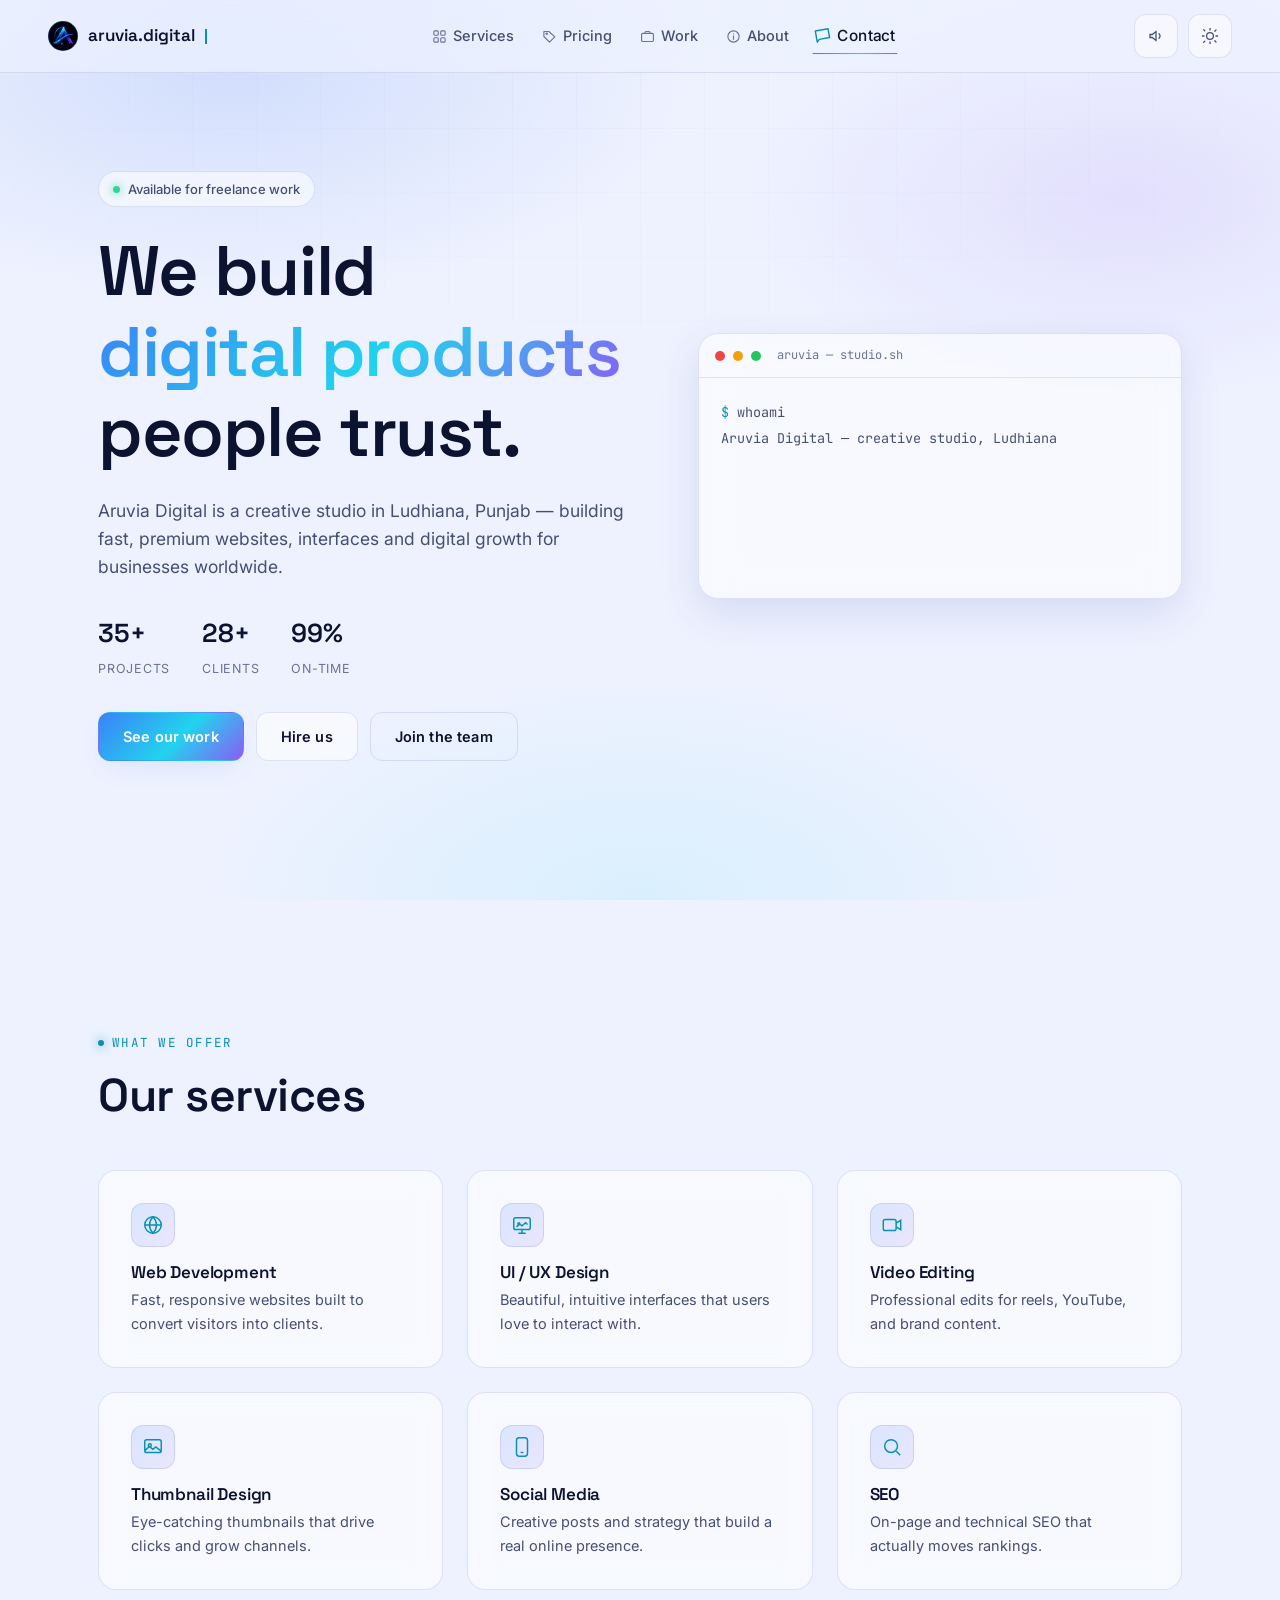
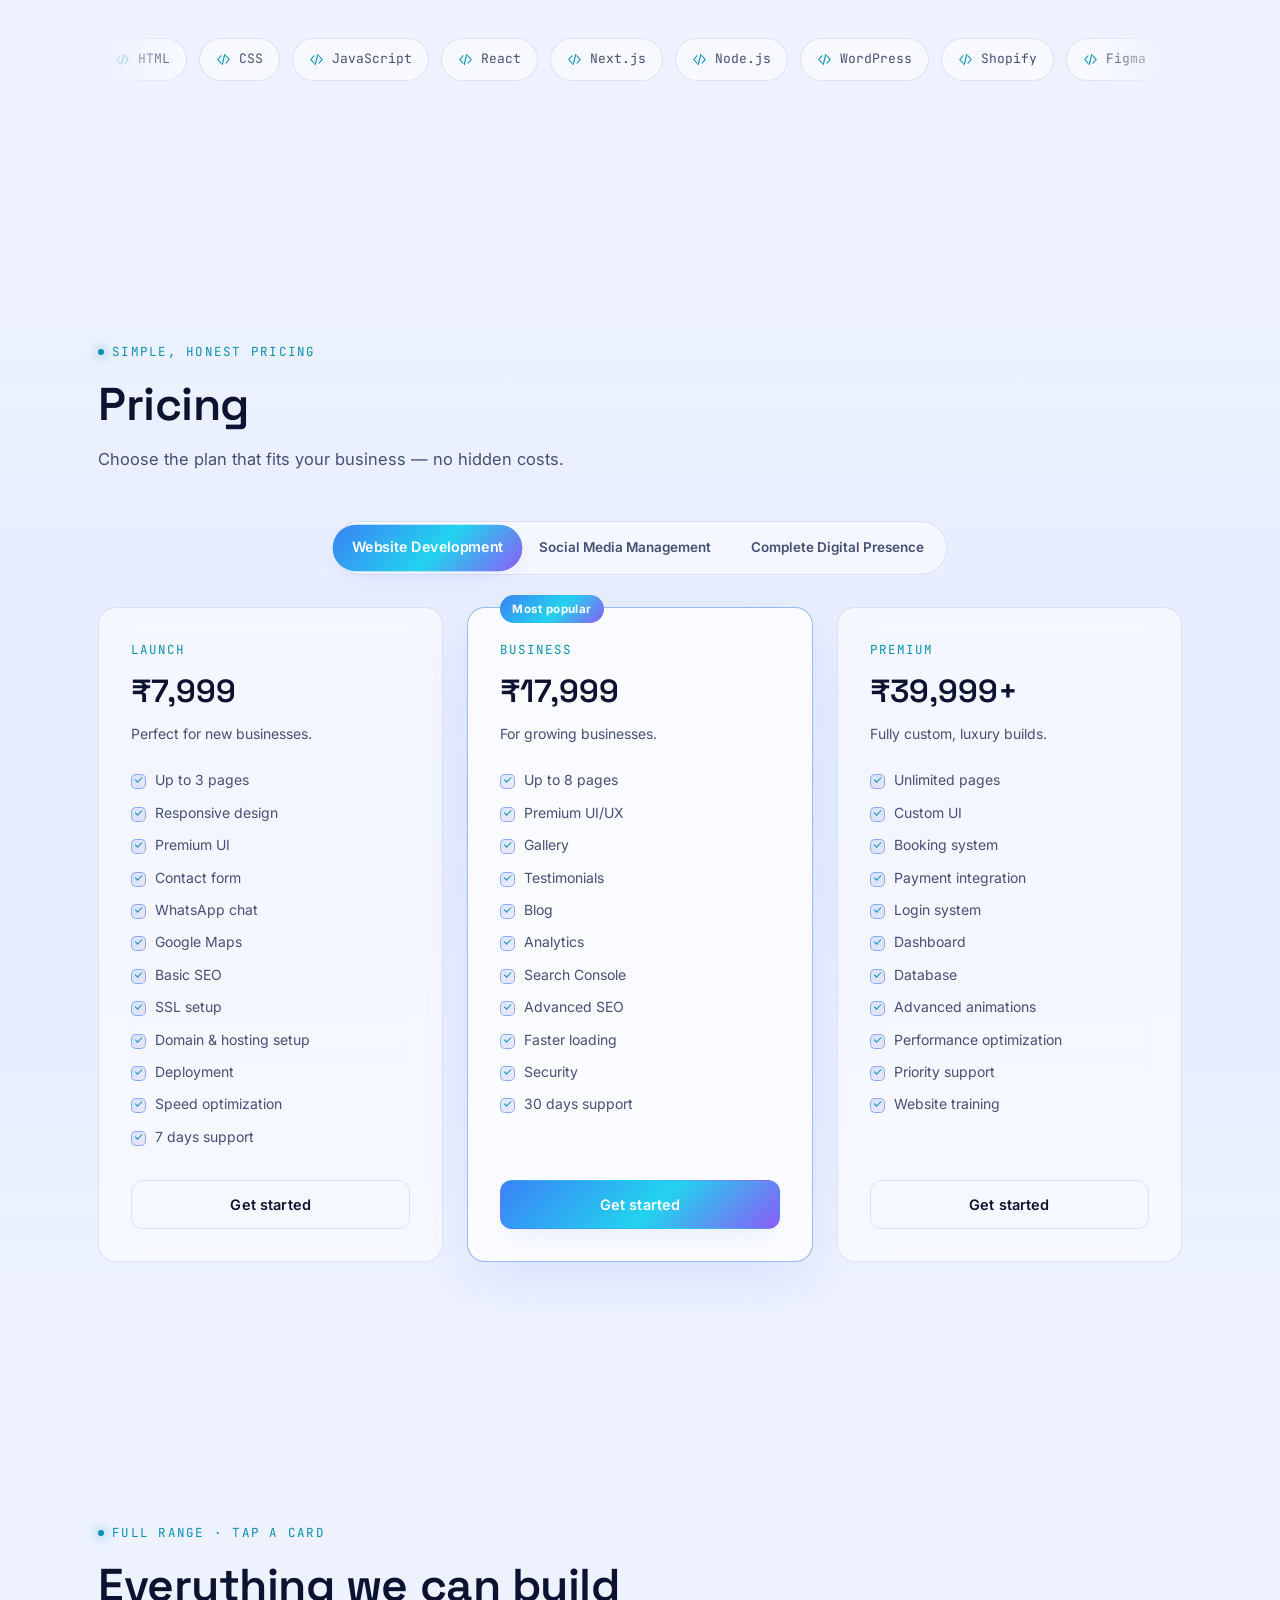
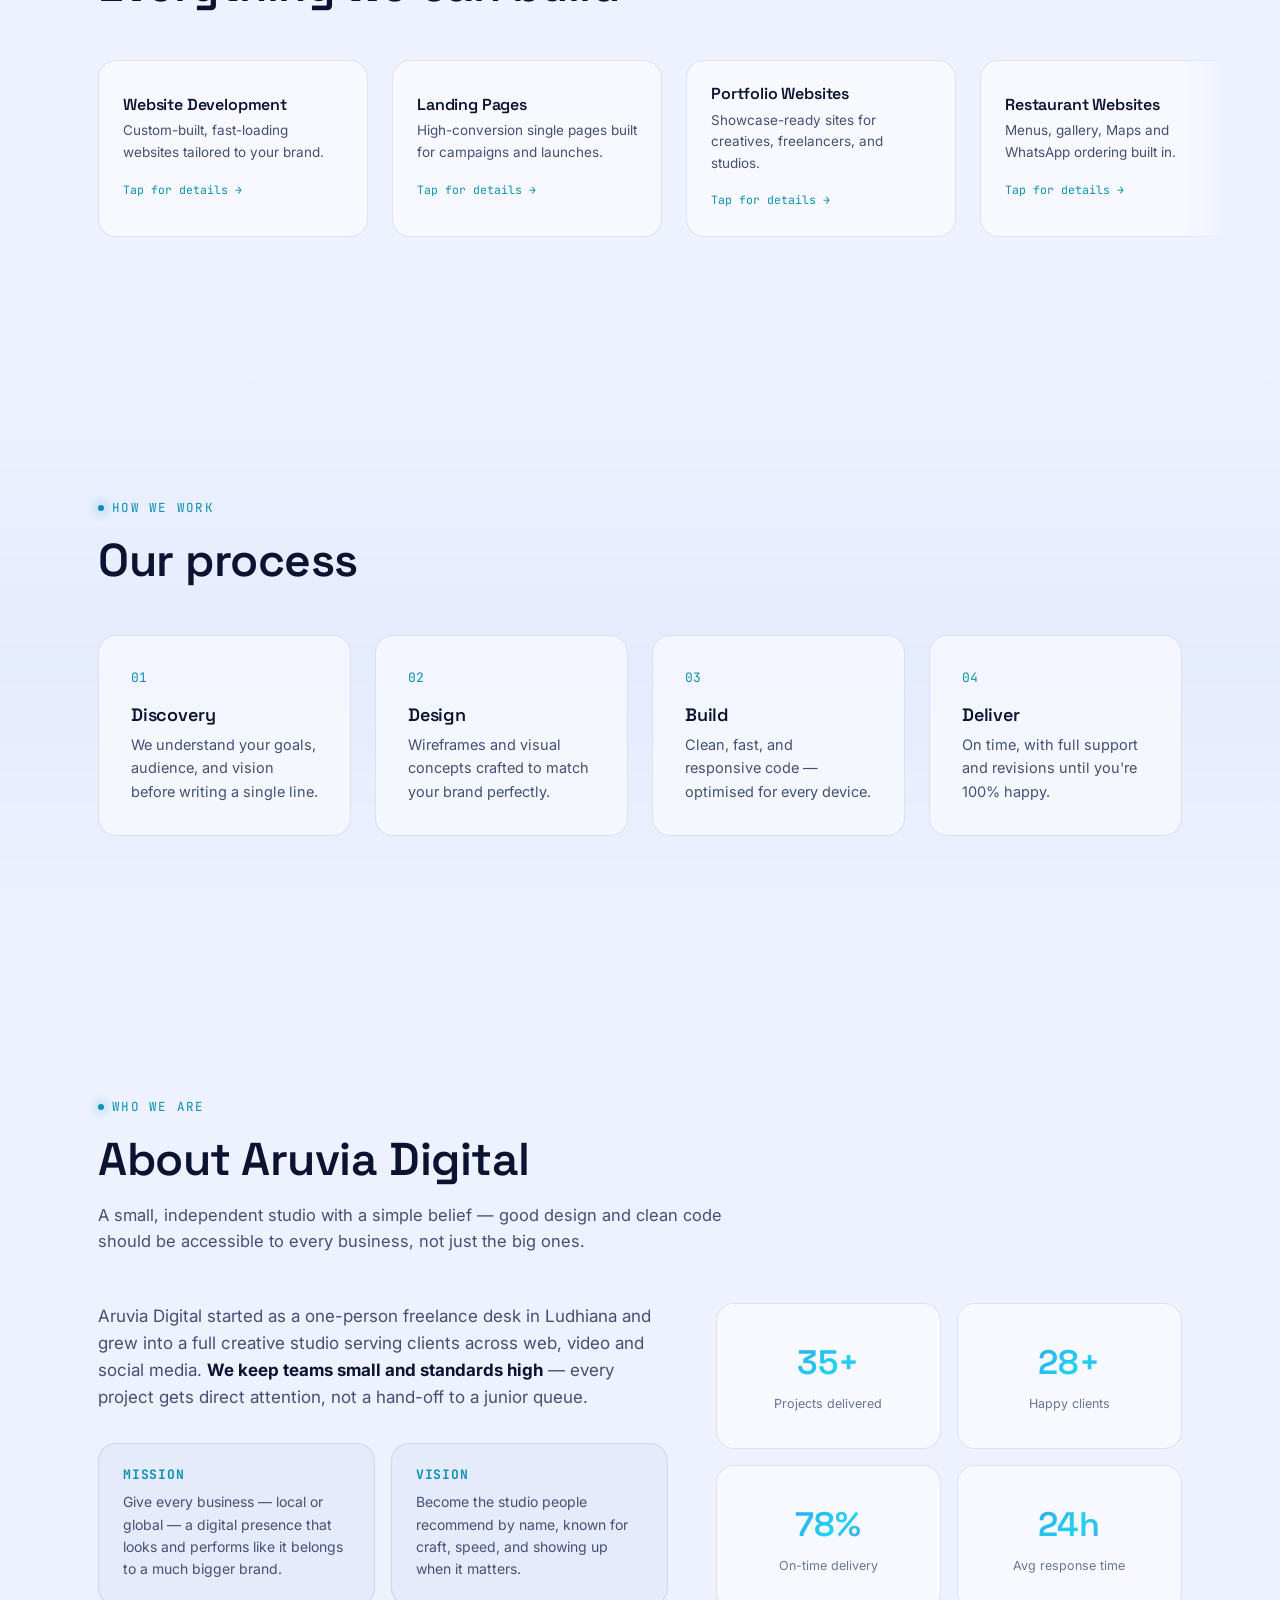
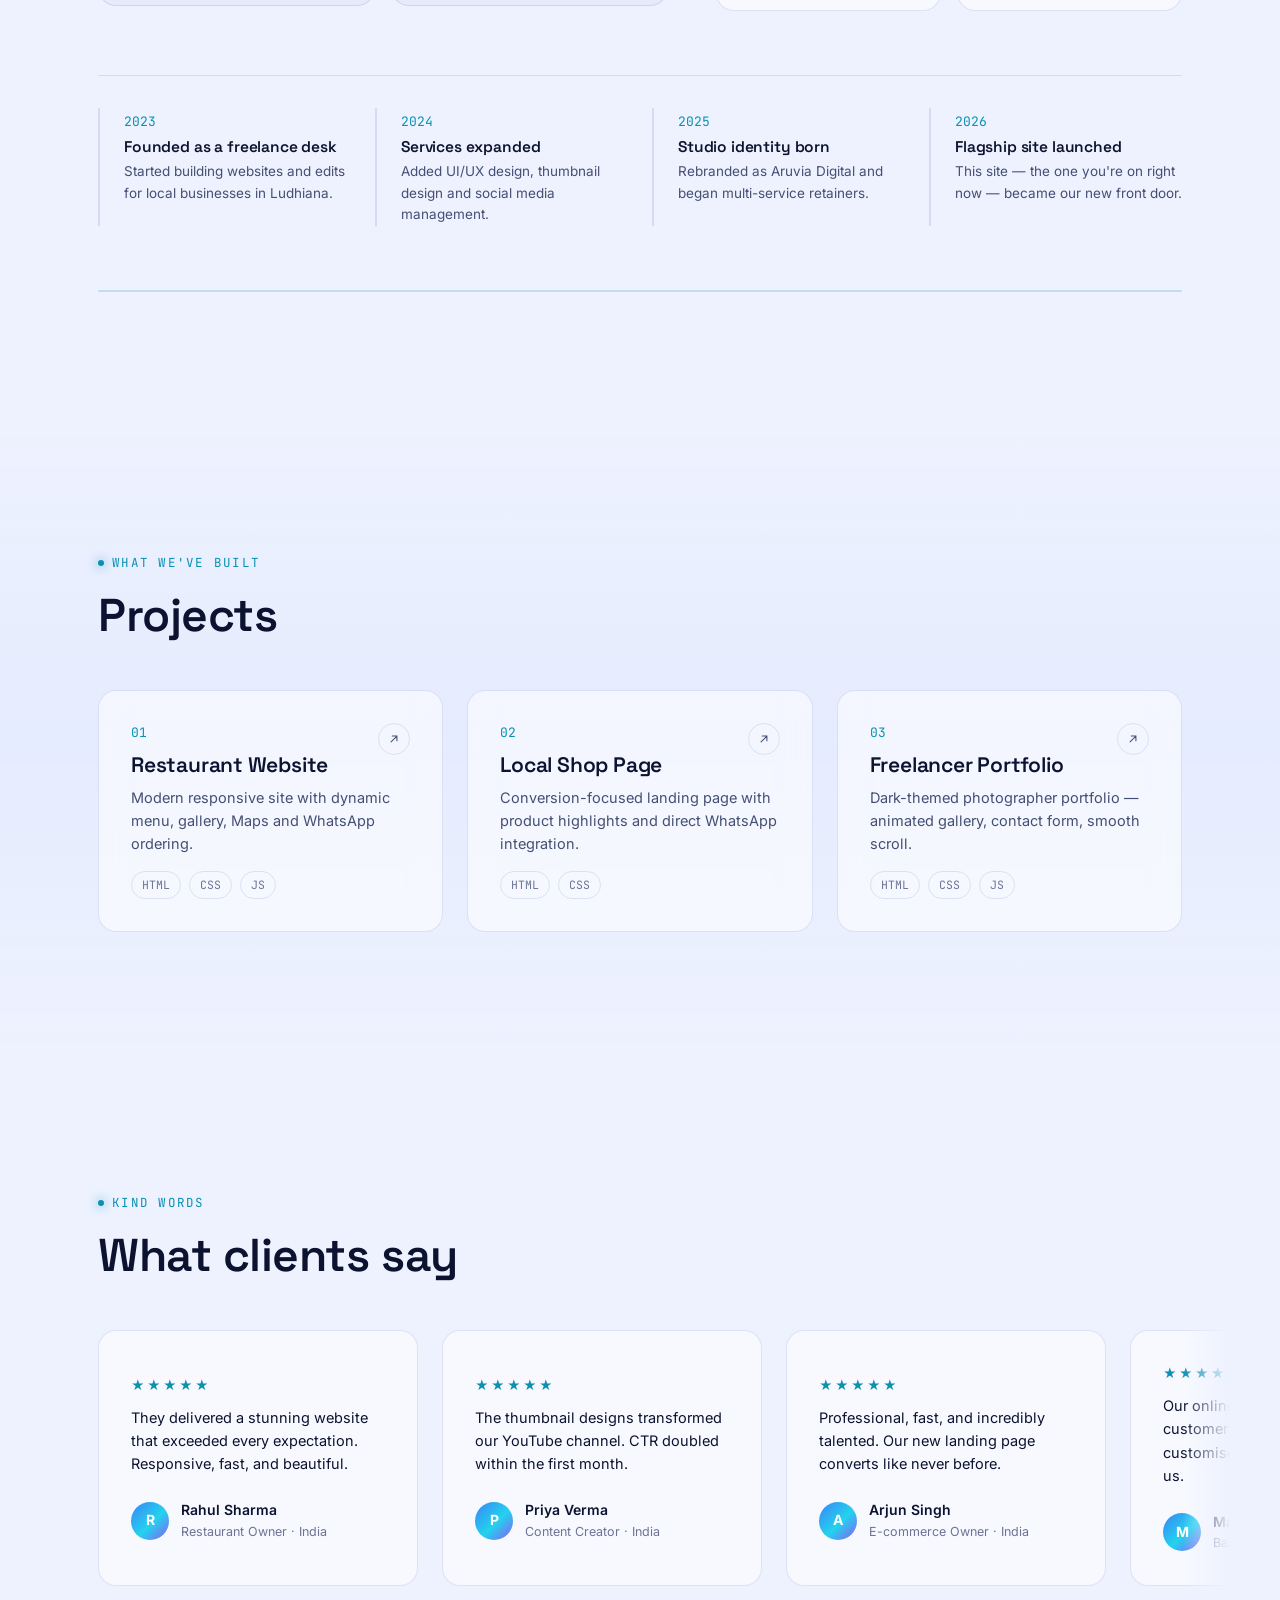
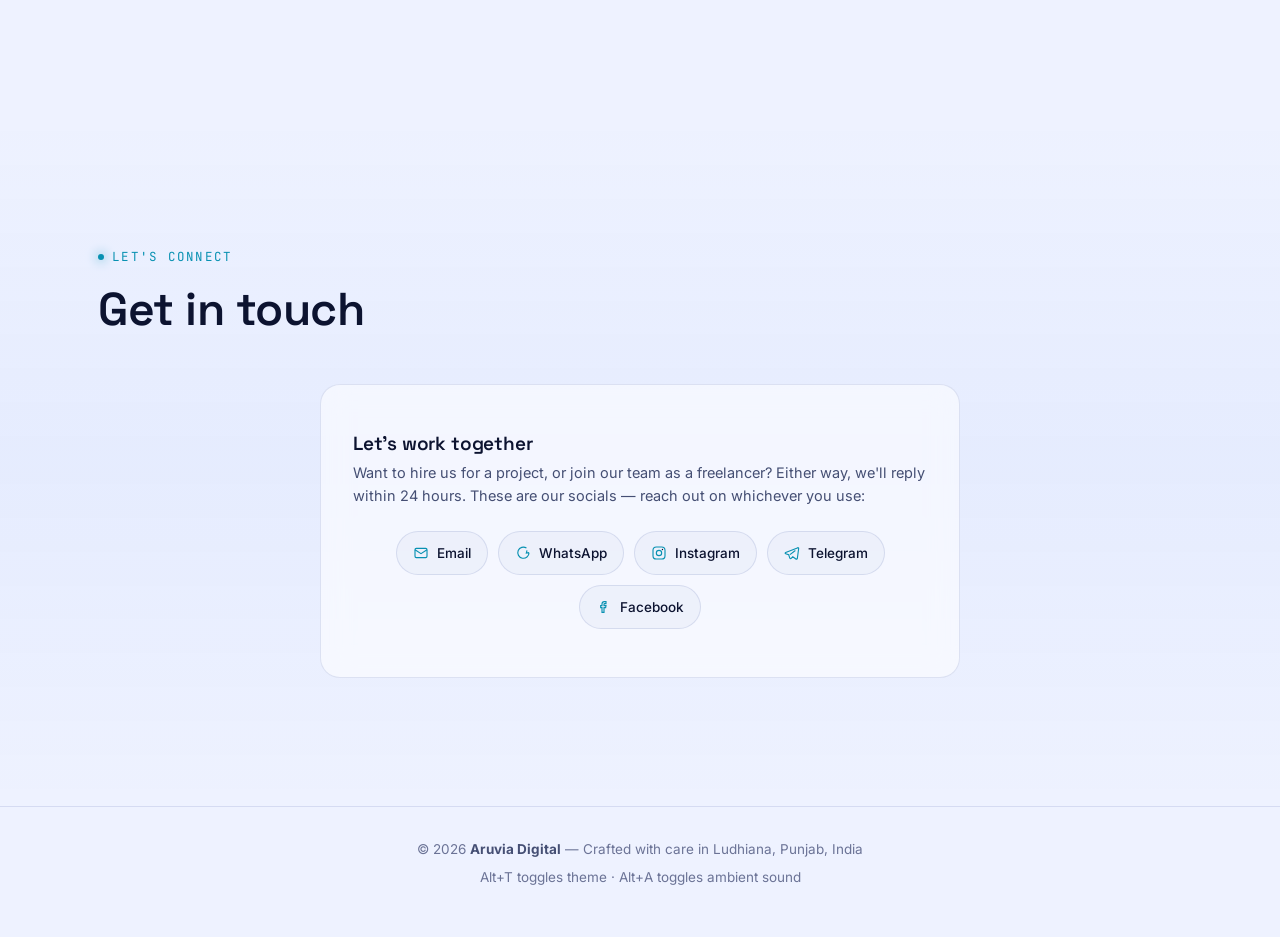
<file: index.html>
<!DOCTYPE html>
<html lang="en" data-theme="dark">

<head>
  <meta charset="UTF-8" />
  <meta name="viewport" content="width=device-width, initial-scale=1.0, viewport-fit=cover" />
  <title>Aruvia Digital — Premium Web Design &amp; Digital Studio, Ludhiana</title>
  <meta name="description" content="Aruvia Digital is a Ludhiana-based digital studio building premium websites, UI/UX design, video editing, thumbnail design and social media management for businesses worldwide." />
  <meta name="keywords" content="web design studio, custom website development, landing pages, UI UX design, brand identity, SEO services, social media management, Ludhiana web developer" />
  <meta name="robots" content="index, follow, max-image-preview:large" />
  <meta name="theme-color" content="#06081a" media="(prefers-color-scheme: dark)" />
  <meta name="theme-color" content="#eef2ff" media="(prefers-color-scheme: light)" />
  <link rel="canonical" href="https://aruvia-digital.aruviadigital.workers.dev" />

  <!-- Open Graph -->
  <meta property="og:type" content="website" />
  <meta property="og:site_name" content="Aruvia Digital" />
  <meta property="og:title" content="Aruvia Digital — Premium Web Design & Digital Studio" />
  <meta property="og:description" content="Premium websites, UI/UX, video editing and social media management — built by a small studio in Ludhiana serving clients worldwide." />
  <meta property="og:url" content="https://aruvia-digital.aruviadigital.workers.dev" />
  <meta property="og:image" content="og-image.png" />
  <meta property="og:locale" content="en_US" />

  <!-- Twitter -->
  <meta name="twitter:card" content="summary_large_image" />
  <meta name="twitter:title" content="Aruvia Digital — Premium Web Design & Digital Studio" />
  <meta name="twitter:description" content="Premium websites, UI/UX, video editing and social media management — built by a small studio in Ludhiana serving clients worldwide." />
  <meta name="twitter:image" content="og-image.jpg" />

  <!-- Structured data -->
  <script type="application/ld+json">
  {
    "@context": "https://schema.org",
    "@type": "Organization",
    "name": "Aruvia Digital",
    "url": "https://aruvia-digital.aruviadigital.workers.dev",
    "email": "aruviadigital@gmail.com",
    "sameAs": ["https://www.instagram.com/aruvia.digital"],
    "address": { "@type": "PostalAddress", "addressLocality": "Ludhiana", "addressRegion": "Punjab", "addressCountry": "IN" }
  }
  </script>
  <script type="application/ld+json">
  { "@context": "https://schema.org", "@type": "WebSite", "name": "Aruvia Digital", "url": "https://aruvia-digital.aruviadigital.workers.dev" }
  </script>
  <script type="application/ld+json">
  {
    "@context": "https://schema.org",
    "@type": "Service",
    "serviceType": "Web Design & Digital Studio Services",
    "provider": { "@type": "Organization", "name": "Aruvia Digital" },
    "areaServed": "Worldwide",
    "hasOfferCatalog": {
      "@type": "OfferCatalog",
      "name": "Digital Services",
      "itemListElement": [
        { "@type": "Offer", "itemOffered": { "@type": "Service", "name": "Website Development" } },
        { "@type": "Offer", "itemOffered": { "@type": "Service", "name": "UI/UX Design" } },
        { "@type": "Offer", "itemOffered": { "@type": "Service", "name": "Social Media Management" } },
        { "@type": "Offer", "itemOffered": { "@type": "Service", "name": "Complete Digital Presence" } }
      ]
    }
  }
  </script>

  <link rel="preconnect" href="https://fonts.googleapis.com" />
  <link rel="preconnect" href="https://fonts.gstatic.com" crossorigin />
  <link href="https://fonts.googleapis.com/css2?family=Inter:wght@400;500;600;700&family=JetBrains+Mono:wght@400;500;700&family=Space+Grotesk:wght@500;600;700&display=swap" rel="stylesheet" />
  <link rel="stylesheet" href="style.css" />
</head>

<body>
  <a href="#main" class="skip-link">Skip to content</a>
  <div class="field" aria-hidden="true"></div>

  <!-- SPLASH -->
  <div id="splash" role="presentation">
    <div class="splash-word"><span id="splashText"></span><span class="splash-cursor" aria-hidden="true"></span></div>
    <p class="splash-sub">Digital Experiences · Built Different</p>
  </div>

  <!-- NAV -->
  <header id="site-nav">
    <a href="index.html" class="brand" aria-label="Aruvia Digital home">
      <img src="logo.png" alt="Aruvia Digital logo" />
      <span>aruvia.digital</span><span class="brand-cursor" aria-hidden="true"></span>
    </a>

    <nav class="nav-links" aria-label="Primary">
      <a href="#services"><svg viewBox="0 0 24 24" fill="none" stroke-linecap="round" stroke-linejoin="round"><rect x="3" y="3" width="7" height="7" rx="1.5" /><rect x="14" y="3" width="7" height="7" rx="1.5" /><rect x="3" y="14" width="7" height="7" rx="1.5" /><rect x="14" y="14" width="7" height="7" rx="1.5" /></svg>Services</a>
      <a href="#pricing"><svg viewBox="0 0 24 24" fill="none" stroke-linecap="round" stroke-linejoin="round"><path d="M20.5 12.5 12 21l-9-9V4h8z" /><circle cx="7.5" cy="7.5" r="1.2" /></svg>Pricing</a>
      <a href="#projects"><svg viewBox="0 0 24 24" fill="none" stroke-linecap="round" stroke-linejoin="round"><rect x="2.5" y="7" width="19" height="13" rx="2" /><path d="M8 7V5.5A1.5 1.5 0 0 1 9.5 4h5A1.5 1.5 0 0 1 16 5.5V7" /></svg>Work</a>
      <a href="#about"><svg viewBox="0 0 24 24" fill="none" stroke-linecap="round" stroke-linejoin="round"><circle cx="12" cy="12" r="9" /><path d="M12 11v5.5M12 7.6v.1" /></svg>About</a>
      <a href="#contact"><svg viewBox="0 0 24 24" fill="none" stroke-linecap="round" stroke-linejoin="round"><path d="M4 5h16v11H7l-3 3z" /></svg>Contact</a>
    </nav>

    <div class="nav-utility">
      <button class="icon-btn" id="ambientBtn" aria-label="Toggle ambient sound" aria-pressed="false" title="Ambient sound">
        <svg viewBox="0 0 24 24" fill="none" stroke-width="1.7" stroke-linecap="round"><path d="M4 10v4h3l5 4V6l-5 4H4z" /><path d="M16 9a4 4 0 0 1 0 6" /></svg>
      </button>
      <button class="icon-btn" id="themeBtn" aria-label="Toggle dark and light theme">
        <svg id="themeIcon" viewBox="0 0 24 24" fill="none" stroke-width="1.7" stroke-linecap="round"><path d="M20 14.5A8 8 0 1 1 9.5 4a6.5 6.5 0 0 0 10.5 10.5z" /></svg>
      </button>
    </div>

    <button class="nav-burger" id="burgerBtn" aria-label="Open menu" aria-expanded="false" aria-controls="mobile-menu">
      <span></span><span></span><span></span>
    </button>
  </header>

  <nav id="mobile-menu" aria-label="Mobile">
    <a href="#services"><svg viewBox="0 0 24 24" fill="none" stroke-linecap="round" stroke-linejoin="round"><rect x="3" y="3" width="7" height="7" rx="1.5" /><rect x="14" y="3" width="7" height="7" rx="1.5" /><rect x="3" y="14" width="7" height="7" rx="1.5" /><rect x="14" y="14" width="7" height="7" rx="1.5" /></svg>Services</a>
    <a href="#pricing"><svg viewBox="0 0 24 24" fill="none" stroke-linecap="round" stroke-linejoin="round"><path d="M20.5 12.5 12 21l-9-9V4h8z" /><circle cx="7.5" cy="7.5" r="1.2" /></svg>Pricing</a>
    <a href="#projects"><svg viewBox="0 0 24 24" fill="none" stroke-linecap="round" stroke-linejoin="round"><rect x="2.5" y="7" width="19" height="13" rx="2" /><path d="M8 7V5.5A1.5 1.5 0 0 1 9.5 4h5A1.5 1.5 0 0 1 16 5.5V7" /></svg>Work</a>
    <a href="#about"><svg viewBox="0 0 24 24" fill="none" stroke-linecap="round" stroke-linejoin="round"><circle cx="12" cy="12" r="9" /><path d="M12 11v5.5M12 7.6v.1" /></svg>About</a>
    <a href="#contact"><svg viewBox="0 0 24 24" fill="none" stroke-linecap="round" stroke-linejoin="round"><path d="M4 5h16v11H7l-3 3z" /></svg>Contact</a>
    <a href="#contact-hire" class="btn btn-primary mm-cta">Hire us</a>
  </nav>

  <main id="main">
    <!-- HERO -->
    <section class="hero" id="hero">
      <div class="wrap hero-grid">
        <div>
          <p class="hero-tag rv"><span class="live-dot" aria-hidden="true"></span>Available for freelance work</p>
          <h1 class="rv d1">We build<br /><span class="g">digital products</span><br />people trust.</h1>
          <p class="hero-desc rv d2">Aruvia Digital is a creative studio in Ludhiana, Punjab — building fast, premium websites, interfaces and digital growth for businesses worldwide.</p>
          <div class="hero-stats rv d3">
            <div><span class="stat-num">35+</span><span class="stat-lbl">Projects</span></div>
            <div><span class="stat-num">28+</span><span class="stat-lbl">Clients</span></div>
            <div><span class="stat-num">99%</span><span class="stat-lbl">On-time</span></div>
          </div>
          <div class="btn-row hero-actions rv d4">
            <a href="#projects" class="btn btn-primary">See our work</a>
            <a href="#contact-hire" class="btn btn-ghost">Hire us</a>
            <a href="#contact-hire" class="btn btn-outline">Join the team</a>
          </div>
        </div>

        <div class="term rv d2" aria-hidden="true">
          <div class="term-bar">
            <span class="term-dot"></span><span class="term-dot"></span><span class="term-dot"></span>
            <span class="term-title">aruvia — studio.sh</span>
          </div>
          <div class="term-body" id="termBody">
            <div class="term-line"><span class="prompt">$</span> whoami</div>
          </div>
        </div>
      </div>
    </section>

    <!-- SERVICES -->
    <section class="sec" id="services">
      <div class="wrap">
        <div class="sec-head rv">
          <p class="eyebrow">What we offer</p>
          <h2>Our services</h2>
        </div>
        <div class="svc-grid">
          <div class="svc-card rv">
            <div class="icon-tile"><svg viewBox="0 0 24 24"><circle cx="12" cy="12" r="9" /><path d="M3 12h18M12 3c2.5 2.7 3.8 6 3.8 9s-1.3 6.3-3.8 9c-2.5-2.7-3.8-6-3.8-9s1.3-6.3 3.8-9z" /></svg></div>
            <h4>Web Development</h4>
            <p>Fast, responsive websites built to convert visitors into clients.</p>
          </div>
          <div class="svc-card rv d1">
            <div class="icon-tile"><svg viewBox="0 0 24 24"><rect x="3" y="4" width="18" height="13" rx="2" /><path d="M8 21h8M12 17v4" /><circle cx="8.5" cy="10.5" r="1" /><path d="M6 14l3.5-3 2.5 2 4-3.5 2 2" /></svg></div>
            <h4>UI / UX Design</h4>
            <p>Beautiful, intuitive interfaces that users love to interact with.</p>
          </div>
          <div class="svc-card rv d2">
            <div class="icon-tile"><svg viewBox="0 0 24 24"><rect x="2.5" y="6" width="14" height="12" rx="2" /><path d="M16.5 10l5-3v10l-5-3" /></svg></div>
            <h4>Video Editing</h4>
            <p>Professional edits for reels, YouTube, and brand content.</p>
          </div>
          <div class="svc-card rv">
            <div class="icon-tile"><svg viewBox="0 0 24 24"><rect x="3" y="4" width="18" height="14" rx="2" /><circle cx="8.5" cy="10" r="1.6" /><path d="M3 16l5-4.5 4 3 3-2.5 6 4.5" /></svg></div>
            <h4>Thumbnail Design</h4>
            <p>Eye-catching thumbnails that drive clicks and grow channels.</p>
          </div>
          <div class="svc-card rv d1">
            <div class="icon-tile"><svg viewBox="0 0 24 24"><rect x="6" y="2" width="12" height="20" rx="3" /><path d="M10.5 18h3" /></svg></div>
            <h4>Social Media</h4>
            <p>Creative posts and strategy that build a real online presence.</p>
          </div>
          <div class="svc-card rv d2">
            <div class="icon-tile"><svg viewBox="0 0 24 24"><circle cx="11" cy="11" r="7" /><path d="M21 21l-4.3-4.3" /></svg></div>
            <h4>SEO</h4>
            <p>On-page and technical SEO that actually moves rankings.</p>
          </div>
        </div>

        <div class="badge-rail-wrap rv">
          <div class="badge-rail" id="badgeRail" aria-hidden="true"></div>
        </div>
      </div>
    </section>

    <!-- PRICING -->
    <section class="sec sec-alt" id="pricing">
      <div class="wrap">
        <div class="sec-head rv">
          <p class="eyebrow">Simple, honest pricing</p>
          <h2>Pricing</h2>
          <p class="sub">Choose the plan that fits your business — no hidden costs.</p>
        </div>

        <div class="price-tabs rv" role="tablist" aria-label="Pricing categories">
          <button class="ptab active" data-cat="web" role="tab" aria-selected="true">Website Development<span class="ptab-bar"></span></button>
          <button class="ptab" data-cat="social" role="tab" aria-selected="false">Social Media Management<span class="ptab-bar"></span></button>
          <button class="ptab" data-cat="combo" role="tab" aria-selected="false">Complete Digital Presence<span class="ptab-bar"></span></button>
        </div>

        <div class="price-grid price-panel" data-cat="web" role="tabpanel">
          <div class="price-card rv">
            <div class="price-tier">Launch</div>
            <div class="price-amt">₹7,999</div>
            <p class="price-desc">Perfect for new businesses.</p>
            <ul class="price-feats">
              <li>Up to 3 pages</li><li>Responsive design</li><li>Premium UI</li><li>Contact form</li>
              <li>WhatsApp chat</li><li>Google Maps</li><li>Basic SEO</li><li>SSL setup</li>
              <li>Domain &amp; hosting setup</li><li>Deployment</li><li>Speed optimization</li><li>7 days support</li>
            </ul>
            <a href="#contact-hire" class="btn btn-outline price-cta">Get started</a>
          </div>
          <div class="price-card popular rv d1">
            <div class="price-badge">Most popular</div>
            <div class="price-tier">Business</div>
            <div class="price-amt">₹17,999</div>
            <p class="price-desc">For growing businesses.</p>
            <ul class="price-feats">
              <li>Up to 8 pages</li><li>Premium UI/UX</li><li>Gallery</li><li>Testimonials</li>
              <li>Blog</li><li>Analytics</li><li>Search Console</li><li>Advanced SEO</li>
              <li>Faster loading</li><li>Security</li><li>30 days support</li>
            </ul>
            <a href="#contact-hire" class="btn btn-primary price-cta">Get started</a>
          </div>
          <div class="price-card rv d2">
            <div class="price-tier">Premium</div>
            <div class="price-amt">₹39,999+</div>
            <p class="price-desc">Fully custom, luxury builds.</p>
            <ul class="price-feats">
              <li>Unlimited pages</li><li>Custom UI</li><li>Booking system</li><li>Payment integration</li>
              <li>Login system</li><li>Dashboard</li><li>Database</li><li>Advanced animations</li>
              <li>Performance optimization</li><li>Priority support</li><li>Website training</li>
            </ul>
            <a href="#contact-hire" class="btn btn-outline price-cta">Get started</a>
          </div>
        </div>

        <div class="price-grid price-panel" data-cat="social" role="tabpanel" hidden>
          <div class="price-card rv">
            <div class="price-tier">Starter</div>
            <div class="price-amt">₹2,999<span style="font-size:14px;color:var(--text-2);font-weight:600;">/mo</span></div>
            <p class="price-desc">Perfect for beginners.</p>
            <ul class="price-feats"><li>8 posts</li><li>Basic editing</li><li>Captions</li><li>Hashtags</li><li>Calendar</li><li>Profile setup</li></ul>
            <a href="#contact-hire" class="btn btn-outline price-cta">Get started</a>
          </div>
          <div class="price-card popular rv d1">
            <div class="price-badge">Most popular</div>
            <div class="price-tier">Growth</div>
            <div class="price-amt">₹6,999<span style="font-size:14px;color:var(--text-2);font-weight:600;">/mo</span></div>
            <p class="price-desc">For accounts ready to scale.</p>
            <ul class="price-feats"><li>12 premium posts</li><li>4 reels editing</li><li>Story designs</li><li>Highlight covers</li><li>Monthly report</li><li>Content strategy</li></ul>
            <a href="#contact-hire" class="btn btn-primary price-cta">Get started</a>
          </div>
          <div class="price-card rv d2">
            <div class="price-tier">Premium</div>
            <div class="price-amt">₹11,999<span style="font-size:14px;color:var(--text-2);font-weight:600;">/mo</span></div>
            <p class="price-desc">Full-service social presence.</p>
            <ul class="price-feats"><li>20 posts</li><li>8 reels</li><li>Daily stories</li><li>Community management</li><li>Analytics</li><li>Strategy calls</li></ul>
            <a href="#contact-hire" class="btn btn-outline price-cta">Get started</a>
          </div>
        </div>

        <div class="price-grid price-panel" data-cat="combo" role="tabpanel" hidden>
          <div class="price-card rv">
            <div class="price-tier">Launch Combo</div>
            <div class="price-amt">₹9,999+</div>
            <p class="price-desc">Everything to get started online.</p>
            <ul class="price-feats"><li>Starter website</li><li>1 month social media</li><li>Business email</li><li>Google Business Profile</li><li>Basic branding</li></ul>
            <a href="#contact-hire" class="btn btn-outline price-cta">Get started</a>
          </div>
          <div class="price-card popular rv d1">
            <div class="price-badge">Most popular</div>
            <div class="price-tier">Growth Combo</div>
            <div class="price-amt">₹22,999+</div>
            <p class="price-desc">Full web + social growth stack.</p>
            <ul class="price-feats"><li>Business website</li><li>Growth social media</li><li>SEO</li><li>Branding</li><li>Analytics</li><li>Priority support</li></ul>
            <a href="#contact-hire" class="btn btn-primary price-cta">Get started</a>
          </div>
          <div class="price-card rv d2">
            <div class="price-tier">Premium Combo</div>
            <div class="price-amt">₹49,999+</div>
            <p class="price-desc">The complete luxury package.</p>
            <ul class="price-feats"><li>Premium website</li><li>3 months social media</li><li>Complete branding</li><li>Reports</li><li>Dedicated support</li><li>Monthly strategy</li></ul>
            <a href="#contact-hire" class="btn btn-outline price-cta">Get started</a>
          </div>
        </div>
      </div>
    </section>

    <!-- CAPABILITIES — auto-scroll, tap for detail -->
    <section class="sec" id="capabilities">
      <div class="wrap">
        <div class="sec-head rv">
          <p class="eyebrow">Full range · tap a card</p>
          <h2>Everything we can build</h2>
        </div>
      </div>
      <div class="rail-wrap wrap">
        <div class="rail" id="capRail" style="--rail-dur:70s;"></div>
      </div>
    </section>

    <!-- PROCESS -->
    <section class="sec sec-alt" id="process">
      <div class="wrap">
        <div class="sec-head rv">
          <p class="eyebrow">How we work</p>
          <h2>Our process</h2>
        </div>
        <div class="process-grid">
          <div class="step rv"><div class="step-num">01</div><h4>Discovery</h4><p>We understand your goals, audience, and vision before writing a single line.</p></div>
          <div class="step rv d1"><div class="step-num">02</div><h4>Design</h4><p>Wireframes and visual concepts crafted to match your brand perfectly.</p></div>
          <div class="step rv d2"><div class="step-num">03</div><h4>Build</h4><p>Clean, fast, and responsive code — optimised for every device.</p></div>
          <div class="step rv d3"><div class="step-num">04</div><h4>Deliver</h4><p>On time, with full support and revisions until you're 100% happy.</p></div>
        </div>
      </div>
    </section>

    <!-- ABOUT -->
    <section class="sec" id="about">
      <div class="wrap">
        <div class="sec-head rv">
          <p class="eyebrow">Who we are</p>
          <h2>About Aruvia Digital</h2>
          <p class="sub">A small, independent studio with a simple belief — good design and clean code should be accessible to every business, not just the big ones.</p>
        </div>
        <div class="about-grid">
          <div class="rv">
            <p class="about-lead">Aruvia Digital started as a one-person freelance desk in Ludhiana and grew into a full creative studio serving clients across web, video and social media. <strong>We keep teams small and standards high</strong> — every project gets direct attention, not a hand-off to a junior queue.</p>
            <div class="mv-grid">
              <div class="mv-card"><h5>Mission</h5><p>Give every business — local or global — a digital presence that looks and performs like it belongs to a much bigger brand.</p></div>
              <div class="mv-card"><h5>Vision</h5><p>Become the studio people recommend by name, known for craft, speed, and showing up when it matters.</p></div>
            </div>
          </div>
          <div class="rv d1">
            <div class="counters">
              <div class="counter-card"><span class="counter-num" data-count="35" data-suffix="+">0</span><span class="counter-lbl">Projects delivered</span></div>
              <div class="counter-card"><span class="counter-num" data-count="28" data-suffix="+">0</span><span class="counter-lbl">Happy clients</span></div>
              <div class="counter-card"><span class="counter-num" data-count="99" data-suffix="%">0</span><span class="counter-lbl">On-time delivery</span></div>
              <div class="counter-card"><span class="counter-num" data-count="24" data-suffix="h">0</span><span class="counter-lbl">Avg response time</span></div>
            </div>
          </div>
        </div>

        <div class="timeline rv">
          <div class="tl-item"><span class="tl-year mono">2023</span><h5>Founded as a freelance desk</h5><p>Started building websites and edits for local businesses in Ludhiana.</p></div>
          <div class="tl-item"><span class="tl-year mono">2024</span><h5>Services expanded</h5><p>Added UI/UX design, thumbnail design and social media management.</p></div>
          <div class="tl-item"><span class="tl-year mono">2025</span><h5>Studio identity born</h5><p>Rebranded as Aruvia Digital and began multi-service retainers.</p></div>
          <div class="tl-item"><span class="tl-year mono">2026</span><h5>Flagship site launched</h5><p>This site — the one you're on right now — became our new front door.</p></div>
        </div>
        <div class="neon-line" id="neonLine" aria-hidden="true"></div>
      </div>
    </section>

    <!-- PROJECTS — routing preserved exactly -->
    <section class="sec sec-alt" id="projects">
      <div class="wrap">
        <div class="sec-head rv">
          <p class="eyebrow">What we've built</p>
          <h2>Projects</h2>
        </div>
        <div class="pg">
          <a class="pcard rv" href="restraurant.html" target="_blank" rel="noopener">
            <div class="pcard-arrow" aria-hidden="true"><svg viewBox="0 0 24 24" fill="none" stroke-width="1.8" stroke-linecap="round"><path d="M7 17L17 7M9 7h8v8" /></svg></div>
            <div class="pnum mono">01</div>
            <h3>Restaurant Website</h3>
            <p>Modern responsive site with dynamic menu, gallery, Maps and WhatsApp ordering.</p>
            <div class="tags"><span class="tag">HTML</span><span class="tag">CSS</span><span class="tag">JS</span></div>
          </a>
          <a class="pcard rv d1" href="local-shop.html" target="_blank" rel="noopener">
            <div class="pcard-arrow" aria-hidden="true"><svg viewBox="0 0 24 24" fill="none" stroke-width="1.8" stroke-linecap="round"><path d="M7 17L17 7M9 7h8v8" /></svg></div>
            <div class="pnum mono">02</div>
            <h3>Local Shop Page</h3>
            <p>Conversion-focused landing page with product highlights and direct WhatsApp integration.</p>
            <div class="tags"><span class="tag">HTML</span><span class="tag">CSS</span></div>
          </a>
          <a class="pcard rv d2" href="freelancer.html" target="_blank" rel="noopener">
            <div class="pcard-arrow" aria-hidden="true"><svg viewBox="0 0 24 24" fill="none" stroke-width="1.8" stroke-linecap="round"><path d="M7 17L17 7M9 7h8v8" /></svg></div>
            <div class="pnum mono">03</div>
            <h3>Freelancer Portfolio</h3>
            <p>Dark-themed photographer portfolio — animated gallery, contact form, smooth scroll.</p>
            <div class="tags"><span class="tag">HTML</span><span class="tag">CSS</span><span class="tag">JS</span></div>
          </a>
        </div>
      </div>
    </section>

    <!-- TESTIMONIALS — auto-scroll, tap for detail -->
    <section class="sec" id="testimonials">
      <div class="wrap">
        <div class="sec-head rv">
          <p class="eyebrow">Kind words</p>
          <h2>What clients say</h2>
        </div>
      </div>
      <div class="rail-wrap wrap">
        <div class="rail" id="tqRail" style="--rail-dur:80s;"></div>
      </div>
    </section>

    <!-- CONTACT -->
    <section class="sec sec-alt" id="contact">
      <div class="wrap">
        <div class="sec-head rv">
          <p class="eyebrow">Let's connect</p>
          <h2>Get in touch</h2>
        </div>
        <div class="contact-card rv" id="contact-hire">
          <h3>Let's work together</h3>
          <p>Want to hire us for a project, or join our team as a freelancer? Either way, we'll reply within 24 hours. These are our socials — reach out on whichever you use:</p>
          <div class="contact-links">
            <a class="link-chip" href="mailto:aruviadigital@gmail.com?subject=Project%20Enquiry%20-%20Aruvia.digital&body=Hi%20Aruvia%20team%2C%0A%0AI%27m%20reaching%20out%20about%3A%20%5Bhiring%20for%20a%20project%20/%20joining%20the%20team%5D%0A%0ADetails%3A%20%0A%0AThanks!">
              <svg viewBox="0 0 24 24" fill="none" stroke-width="1.7"><rect x="3" y="5" width="18" height="14" rx="2" /><path d="M3 7l9 6 9-6" /></svg>Email
            </a>
            <a class="link-chip" href="https://wa.me/+918727003429?text=Hi%20Aruvia.digital%2C%20I%27m%20reaching%20out%20about%20working%20together%20%E2%80%94%20either%20hiring%20for%20a%20project%20or%20joining%20the%20team.%20Let%27s%20talk!" target="_blank" rel="noopener">
              <svg viewBox="0 0 24 24" fill="none" stroke-width="1.7"><path d="M21 11.5a8.4 8.4 0 1 1-3.8-7M21 11.5L17 12l1-4" /></svg>WhatsApp
            </a>
            <a class="link-chip" href="https://www.instagram.com/aruvia.digital" target="_blank" rel="noopener">
              <svg viewBox="0 0 24 24" fill="none" stroke-width="1.7"><rect x="3" y="3" width="18" height="18" rx="5" /><circle cx="12" cy="12" r="4" /><circle cx="17.2" cy="6.8" r="1" fill="currentColor" stroke="none" /></svg>Instagram
            </a>
            <a class="link-chip" href="https://t.me/aruviadigital" target="_blank" rel="noopener">
              <svg viewBox="0 0 24 24" fill="none" stroke-width="1.7"><path d="M21 4 2.5 11.3c-1 .4-1 1.5.1 1.8l4.4 1.4 1.7 5.3c.3.9 1.4 1.1 2 .4l2.5-2.6 4.6 3.4c.8.6 2 .2 2.2-.8L22 5.3c.2-1-.8-1.7-1.7-1.3z" /><path d="M8.9 14.5 17 8.2" /></svg>Telegram
            </a>
            <a class="link-chip" href="https://www.facebook.com/share/1D3GVfcW1Y/?mibextid=wwXIfr" target="_blank" rel="noopener">
              <svg viewBox="0 0 24 24" fill="none" stroke-width="1.7"><path d="M15 4h-2.5A3.5 3.5 0 0 0 9 7.5V10H7v3h2v7h3v-7h2.5l.5-3H12V7.7c0-.5.4-.7.8-.7H15z" /></svg>Facebook
            </a>
          </div>
        </div>
      </div>
    </section>
  </main>

  <footer>
    <p>© 2026 <strong>Aruvia Digital</strong> — Crafted with care in Ludhiana, Punjab, India</p>
    <p class="footer-hint">Alt+T toggles theme · Alt+A toggles ambient sound</p>
  </footer>

  <!-- CAPABILITY DETAIL MODAL -->
  <div class="modal-backdrop" id="capModal" role="dialog" aria-modal="true" aria-hidden="true" aria-labelledby="capModalTitle">
    <div class="modal-box">
      <button class="modal-close" id="capModalClose" aria-label="Close">✕</button>
      <h3 id="capModalTitle"></h3>
      <ul id="capModalList"></ul>
    </div>
  </div>

  <!-- TESTIMONIAL DETAIL MODAL -->
  <div class="modal-backdrop" id="tqModal" role="dialog" aria-modal="true" aria-hidden="true" aria-labelledby="tqModalName">
    <div class="modal-box">
      <button class="modal-close" id="tqModalClose" aria-label="Close">✕</button>
      <div style="display:flex;align-items:center;gap:14px;clear:both;padding-top:4px;">
        <div class="tq-av" id="tqModalAv" style="width:48px;height:48px;font-size:17px;"></div>
        <div>
          <h3 id="tqModalName" style="margin-bottom:2px;"></h3>
          <div class="mono" id="tqModalSub" style="font-size:12.5px;color:var(--text-3);"></div>
        </div>
      </div>
      <div class="modal-stats">
        <div class="modal-stat"><b id="tqModalService"></b><span>Service</span></div>
        <div class="modal-stat"><b id="tqModalTimeline"></b><span>Timeline</span></div>
        <div class="modal-stat"><b id="tqModalRating"></b><span>Rating</span></div>
        <div class="modal-stat"><b id="tqModalSatisfaction"></b><span>Satisfaction</span></div>
      </div>
      <div class="modal-section"><h5>Project goal</h5><p id="tqModalGoal"></p></div>
      <div class="modal-section"><h5>Challenges solved</h5><p id="tqModalChallenges"></p></div>
      <div class="modal-section"><h5>Overall experience</h5><p id="tqModalExperience"></p></div>
      <div class="modal-section"><h5>Recommendation</h5><p id="tqModalRecommend"></p></div>
    </div>
  </div>

  <div id="toast" role="status" aria-live="polite"></div>

  <audio id="ambientAudio" loop preload="none">
    <source src="ambient-astronomy.mp3" type="audio/mpeg" />
  </audio>

  <script src="script.js"></script>
</body>

</html>
</file>
<file: style.css>
/* ==========================================================================
   ARUVIA.DIGITAL — DESIGN SYSTEM
   Palette drawn from the brand mark: midnight navy, electric blue → cyan →
   violet. Space Grotesk for display, Inter for reading, JetBrains Mono for
   the developer-studio accents (labels, numerals, code).
   ========================================================================== */

@property --ang {
  syntax: '<angle>';
  inherits: false;
  initial-value: 0deg;
}

:root {
  /* ---- color: dark (default) ---- */
  --bg: #06081a;
  --bg-1: #090c22;
  --bg-2: #0c1230;
  --surface: rgba(255, 255, 255, 0.035);
  --glass: rgba(255, 255, 255, 0.055);
  --glass-hi: rgba(255, 255, 255, 0.095);
  --border: rgba(255, 255, 255, 0.09);
  --border-hi: rgba(96, 165, 250, 0.45);
  --text-1: #eef1ff;
  --text-2: #9aa3c4;
  --text-3: #616a8c;

  --accent: #3b82f6;
  --accent-2: #22d3ee;
  --accent-3: #8b5cf6;
  --accent-grad: linear-gradient(135deg, #3b82f6 0%, #22d3ee 55%, #8b5cf6 100%);
  --accent-grad-soft: linear-gradient(135deg, rgba(59, 130, 246, .16), rgba(139, 92, 246, .12));
  --glow-1: rgba(59, 130, 246, 0.24);
  --glow-2: rgba(139, 92, 246, 0.18);
  --ok: #34d399;

  /* ---- spacing (8px grid) ---- */
  --sp-1: 8px;
  --sp-2: 16px;
  --sp-3: 24px;
  --sp-4: 32px;
  --sp-6: 48px;
  --sp-8: 64px;
  --sp-12: 96px;
  --sp-16: 128px;

  /* ---- radius ---- */
  --r-btn: 12px;
  --r-card: 18px;
  --r-glass: 20px;
  --r-modal: 24px;
  --r-lg: 28px;

  /* ---- motion ---- */
  --fast: 180ms cubic-bezier(.4, 0, .2, 1);
  --med: 420ms cubic-bezier(.16, 1, .3, 1);
  --slow: 700ms cubic-bezier(.16, 1, .3, 1);

  /* ---- elevation ---- */
  --shadow-sm: 0 4px 18px rgba(4, 8, 24, 0.35);
  --shadow-md: 0 14px 40px rgba(4, 8, 24, 0.45);
  --shadow-glow: 0 18px 60px -12px var(--glow-1);

  color-scheme: dark;
}

[data-theme="light"] {
  --bg: #eef2ff;
  --bg-1: #e6ecff;
  --bg-2: #dde5ff;
  --surface: rgba(37, 60, 150, 0.035);
  --glass: rgba(255, 255, 255, 0.55);
  --glass-hi: rgba(255, 255, 255, 0.78);
  --border: rgba(37, 60, 150, 0.12);
  --border-hi: rgba(37, 99, 235, 0.45);
  --text-1: #0c1330;
  --text-2: #454f74;
  --text-3: #6b7396;

  --accent: #2563eb;
  --accent-2: #0891b2;
  --accent-3: #7c3aed;
  --glow-1: rgba(37, 99, 235, 0.14);
  --glow-2: rgba(124, 58, 237, 0.10);
  --shadow-sm: 0 4px 18px rgba(37, 60, 150, 0.08);
  --shadow-md: 0 14px 40px rgba(37, 60, 150, 0.12);
  color-scheme: light;
}

/* ==========================================================================
   RESET
   ========================================================================== */
*, *::before, *::after { margin: 0; padding: 0; box-sizing: border-box; }
html { scroll-behavior: smooth; }
html, body { height: 100%; }
body {
  background: var(--bg);
  color: var(--text-1);
  font-family: 'Inter', system-ui, sans-serif;
  font-size: 16px;
  line-height: 1.6;
  overflow-x: hidden;
  transition: background var(--med), color var(--med);
}
img { max-width: 100%; display: block; }
a { color: inherit; text-decoration: none; }
button { font: inherit; color: inherit; background: none; border: none; cursor: pointer; }
ul { list-style: none; }
h1, h2, h3, h4, h5 { font-family: 'Space Grotesk', 'Inter', sans-serif; line-height: 1.15; letter-spacing: -0.01em; }
.mono { font-family: 'JetBrains Mono', monospace; }

::selection { background: rgba(59, 130, 246, .35); color: #fff; }
::-webkit-scrollbar { width: 4px; }
::-webkit-scrollbar-track { background: transparent; }
::-webkit-scrollbar-thumb { background: var(--accent); border-radius: 4px; }

.skip-link {
  position: fixed; top: -60px; left: var(--sp-2); z-index: 999;
  background: var(--accent); color: #fff; padding: 10px 18px;
  border-radius: var(--r-btn); font-weight: 700; font-size: 14px;
  transition: top var(--fast);
}
.skip-link:focus { top: var(--sp-2); }

a:focus-visible, button:focus-visible, [tabindex]:focus-visible {
  outline: 2px solid var(--accent-2);
  outline-offset: 3px;
  border-radius: 6px;
}

@media (prefers-reduced-motion: reduce) {
  *, *::before, *::after {
    animation-duration: 0.001ms !important;
    animation-iteration-count: 1 !important;
    transition-duration: 0.001ms !important;
    scroll-behavior: auto !important;
  }
}

/* ==========================================================================
   AMBIENT BACKGROUND — layered, evolves with scroll, GPU-cheap
   ========================================================================== */
.field {
  position: fixed; inset: 0; z-index: -1; pointer-events: none;
  background:
    radial-gradient(60% 42% at 18% 8%, var(--glow-1), transparent 60%),
    radial-gradient(50% 38% at 88% 22%, var(--glow-2), transparent 60%),
    radial-gradient(55% 40% at 50% 100%, rgba(34, 211, 238, .10), transparent 65%),
    var(--bg);
  transition: background var(--slow);
}
.field::before {
  content: '';
  position: absolute; inset: 0;
  background-image:
    linear-gradient(var(--border) 1px, transparent 1px),
    linear-gradient(90deg, var(--border) 1px, transparent 1px);
  background-size: 64px 64px;
  opacity: 0.16;
  mask-image: radial-gradient(70% 60% at 50% 0%, #000, transparent 80%);
}
[data-theme="light"] .field::before { opacity: 0.28; }

/* ==========================================================================
   SPLASH
   ========================================================================== */
#splash {
  position: fixed; inset: 0; z-index: 9999;
  display: flex; flex-direction: column; align-items: center; justify-content: center;
  gap: var(--sp-2);
  background: var(--bg);
  transition: opacity var(--slow), filter var(--slow);
}
#splash.hide { opacity: 0; filter: blur(18px); pointer-events: none; }
.splash-word {
  font-family: 'Space Grotesk', sans-serif;
  font-size: clamp(24px, 6vw, 34px);
  font-weight: 600;
  letter-spacing: -0.01em;
  color: var(--text-1);
  display: flex; align-items: baseline;
}
.splash-cursor {
  display: inline-block; width: 3px; height: 0.9em; margin-left: 4px;
  background: var(--accent-2); animation: blink 1s steps(1) infinite;
}
@keyframes blink { 50% { opacity: 0; } }
.splash-sub { font-family: 'JetBrains Mono', monospace; font-size: 12px; color: var(--text-3); letter-spacing: .12em; text-transform: uppercase; }

/* ==========================================================================
   NAV
   ========================================================================== */
header#site-nav {
  position: fixed; top: 0; inset-inline: 0; z-index: 500;
  display: flex; align-items: center; justify-content: space-between;
  padding: 14px clamp(18px, 5vw, 48px);
  background: color-mix(in srgb, var(--bg) 72%, transparent);
  backdrop-filter: blur(18px) saturate(140%);
  border-bottom: 1px solid var(--border);
  transition: background var(--med), border-color var(--med), padding var(--fast), transform .4s cubic-bezier(.4, 0, .2, 1);
}
header#site-nav.scrolled { padding-block: 10px; box-shadow: var(--shadow-sm); }
header#site-nav.hide-nav { transform: translateY(-100%); }

.brand { display: flex; align-items: center; gap: 10px; font-family: 'Space Grotesk', sans-serif; font-weight: 600; font-size: 17px; }
.brand img {
  width: 30px; height: 30px; object-fit: cover; border-radius: 50%;
  border: 1.5px solid var(--border-hi); background: #000;
  transition: transform var(--fast);
}
.brand:hover img { transform: scale(1.1) rotate(-6deg); }
.brand-cursor { width: 2px; height: 15px; background: var(--accent-2); animation: blink 1.1s steps(1) infinite; }

.nav-links { display: flex; align-items: center; gap: var(--sp-3); }
.nav-links a {
  position: relative; display: inline-flex; align-items: center; gap: 6px;
  font-size: 14.5px; font-weight: 500; color: var(--text-2);
  padding: 6px 2px; transition: color var(--fast);
}
.nav-links a::after {
  content: ''; position: absolute; left: 0; bottom: 0; width: 0; height: 1.5px;
  background: var(--accent-grad); transition: width var(--fast);
}
.nav-links a { transition: color var(--fast), transform var(--fast); }
.nav-links a:hover, .nav-links a.active { color: var(--text-1); transform: scale(1.06); }
.nav-links a:hover::after, .nav-links a.active::after { width: 100%; }
.nav-links a svg {
  width: 15px; height: 15px; stroke: var(--text-3); fill: none; stroke-width: 1.8;
  transition: stroke var(--fast), transform var(--fast);
}
.nav-links a:hover svg { stroke: var(--accent-2); transform: scale(1.15) rotate(-6deg); }
.nav-links a.active svg { stroke: var(--accent-2); transform: scale(1.22) rotate(-10deg); }

#mobile-menu a { display: flex; align-items: center; gap: 14px; }
#mobile-menu a svg {
  width: 24px; height: 24px; stroke: var(--text-3); fill: none; stroke-width: 1.6;
  transition: stroke var(--fast), transform var(--fast);
}
#mobile-menu a:hover svg, #mobile-menu a:focus-visible svg { stroke: var(--accent-2); transform: scale(1.15) rotate(-8deg); }

.nav-utility { display: flex; align-items: center; gap: 10px; margin-left: var(--sp-2); }
.icon-btn {
  width: 40px; height: 40px; min-width: 44px; min-height: 44px;
  display: flex; align-items: center; justify-content: center;
  border-radius: 12px; border: 1px solid var(--border); background: var(--glass);
  transition: background var(--fast), border-color var(--fast), transform var(--fast);
}
.icon-btn svg { width: 18px; height: 18px; stroke: var(--text-2); transition: stroke var(--fast); }
.icon-btn:hover { border-color: var(--border-hi); background: var(--glass-hi); transform: scale(1.12); }
.icon-btn:hover svg { stroke: var(--text-1); }
.icon-btn:active { transform: scale(0.94); }
.icon-btn[aria-pressed="true"] svg { stroke: var(--accent-2); }

.nav-cta {
  display: inline-flex; align-items: center; gap: 6px;
  font-size: 13.5px; font-weight: 600; padding: 9px 16px;
  border-radius: var(--r-btn); background: var(--accent-grad); color: #fff;
  box-shadow: 0 6px 20px -8px var(--glow-1);
}

.nav-burger {
  display: none; width: 44px; height: 44px; border-radius: 12px;
  border: 1px solid var(--border); background: var(--glass);
  align-items: center; justify-content: center; flex-direction: column; gap: 4px;
}
.nav-burger span { width: 18px; height: 1.5px; background: var(--text-1); transition: transform var(--fast), opacity var(--fast); }
.nav-burger.open span:nth-child(1) { transform: translateY(5.5px) rotate(45deg); }
.nav-burger.open span:nth-child(2) { opacity: 0; }
.nav-burger.open span:nth-child(3) { transform: translateY(-5.5px) rotate(-45deg); }

#mobile-menu {
  position: fixed; inset: 0; z-index: 480;
  background: color-mix(in srgb, var(--bg) 96%, transparent);
  backdrop-filter: blur(22px);
  display: flex; flex-direction: column; align-items: flex-start; justify-content: center;
  gap: var(--sp-2); padding: var(--sp-6) clamp(24px, 8vw, 60px);
  transform: translateY(-100%); opacity: 0; visibility: hidden;
  transition: transform var(--med), opacity var(--med), visibility var(--med);
}
#mobile-menu.open { transform: translateY(0); opacity: 1; visibility: visible; }
#mobile-menu a {
  font-family: 'Space Grotesk', sans-serif; font-size: clamp(28px, 8vw, 40px);
  font-weight: 500; color: var(--text-2); padding: 8px 0;
}
#mobile-menu a:hover, #mobile-menu a:focus-visible { color: var(--text-1); }
#mobile-menu .mm-cta { margin-top: var(--sp-3); font-size: 16px; }

/* ==========================================================================
   LAYOUT PRIMITIVES
   ========================================================================== */
.wrap { max-width: 1180px; margin-inline: auto; padding-inline: clamp(18px, 5vw, 48px); }
section.sec { padding-block: clamp(64px, 10vw, 128px); position: relative; }
.eyebrow {
  display: inline-flex; align-items: center; gap: 8px;
  font-family: 'JetBrains Mono', monospace; font-size: 12.5px; letter-spacing: .1em;
  text-transform: uppercase; color: var(--accent-2); margin-bottom: var(--sp-2);
}
.eyebrow::before { content: ''; width: 6px; height: 6px; border-radius: 50%; background: var(--accent-2); box-shadow: 0 0 12px var(--accent-2); }
.sec-head { max-width: 640px; margin-bottom: var(--sp-6); }
.sec-head h2 { font-size: clamp(30px, 4.4vw, 46px); font-weight: 600; }
.sec-head p.sub { margin-top: var(--sp-2); color: var(--text-2); font-size: 16.5px; }
.sec-alt { background: linear-gradient(180deg, transparent, color-mix(in srgb, var(--accent) 4%, transparent) 50%, transparent); }

/* scroll reveal — fade + rise + zoom-in */
.rv { opacity: 0; transform: translateY(26px) scale(.92); transition: opacity var(--slow), transform var(--slow), filter var(--slow); filter: blur(6px); }
.rv.in { opacity: 1; transform: translateY(0) scale(1); filter: blur(0); }
.rv.d1 { transition-delay: .08s; }
.rv.d2 { transition-delay: .16s; }
.rv.d3 { transition-delay: .24s; }
.rv.d4 { transition-delay: .32s; }
.rv.d5 { transition-delay: .40s; }
.rv.d6 { transition-delay: .48s; }

/* ==========================================================================
   BUTTONS
   ========================================================================== */
.btn {
  display: inline-flex; align-items: center; justify-content: center; gap: 8px;
  min-height: 46px; padding: 12px 24px; border-radius: var(--r-btn);
  font-weight: 600; font-size: 14.5px; letter-spacing: .01em;
  transition: transform var(--fast), box-shadow var(--fast), border-color var(--fast), background var(--fast);
  border: 1px solid transparent; white-space: nowrap;
}
.btn:active { transform: scale(0.97); }
.btn-primary { background: var(--accent-grad); color: #fff; box-shadow: 0 10px 30px -10px var(--glow-1); }
.btn-primary:hover { box-shadow: 0 14px 38px -8px var(--glow-1); }
.btn-ghost { background: var(--glass); border-color: var(--border); color: var(--text-1); }
.btn-ghost:hover { border-color: var(--border-hi); background: var(--glass-hi); }
.btn-outline { border-color: var(--border); color: var(--text-1); }
.btn-outline:hover { border-color: var(--border-hi); background: var(--surface); }
.btn-row { display: flex; flex-wrap: wrap; gap: 12px; }

/* ==========================================================================
   HERO
   ========================================================================== */
.hero {
  min-height: 100svh; display: flex; align-items: center;
  padding-top: 96px; padding-bottom: var(--sp-8);
}
.hero-grid { display: grid; grid-template-columns: 1fr; gap: var(--sp-8); align-items: center; }
.hero-tag {
  display: inline-flex; align-items: center; gap: 8px; margin-bottom: var(--sp-3);
  padding: 7px 14px; border-radius: 100px; border: 1px solid var(--border); background: var(--glass);
  font-size: 13px; font-weight: 500; color: var(--text-2);
}
.live-dot { width: 7px; height: 7px; border-radius: 50%; background: var(--ok); box-shadow: 0 0 10px var(--ok); animation: pulse 2s ease-in-out infinite; }
@keyframes pulse { 50% { opacity: .4; } }
.hero h1 { font-size: clamp(38px, 7vw, 70px); font-weight: 600; letter-spacing: -0.02em; }
.hero h1 .g { background: var(--accent-grad); -webkit-background-clip: text; background-clip: text; color: transparent; }
.hero-desc { margin-top: var(--sp-3); max-width: 52ch; font-size: 17.5px; color: var(--text-2); }
.hero-stats { display: flex; gap: var(--sp-4); margin-top: var(--sp-4); }
.stat-num { display: block; font-family: 'Space Grotesk', sans-serif; font-size: 26px; font-weight: 600; }
.stat-lbl { font-size: 12.5px; color: var(--text-3); text-transform: uppercase; letter-spacing: .06em; }
.hero-actions { margin-top: var(--sp-4); }
.hero-actions .btn:hover { transform: scale(1.08); }

/* terminal signature card */
.term {
  border-radius: var(--r-glass); border: 1px solid var(--border);
  background: var(--glass); backdrop-filter: blur(20px);
  box-shadow: var(--shadow-md); overflow: hidden;
}
.term-bar { display: flex; align-items: center; gap: 8px; padding: 12px 16px; border-bottom: 1px solid var(--border); }
.term-dot { width: 10px; height: 10px; border-radius: 50%; }
.term-dot:nth-child(1) { background: #ef4444; } .term-dot:nth-child(2) { background: #f59e0b; } .term-dot:nth-child(3) { background: #22c55e; }
.term-title { margin-left: 8px; font-family: 'JetBrains Mono', monospace; font-size: 12px; color: var(--text-3); }
.term-body { padding: 22px; font-family: 'JetBrains Mono', monospace; font-size: 13.5px; line-height: 1.9; min-height: 220px; }
.term-line { color: var(--text-2); }
.term-line .prompt { color: var(--accent-2); }
.term-line .out { color: var(--text-1); }
.term-caret { display: inline-block; width: 8px; height: 15px; background: var(--accent-2); vertical-align: middle; animation: blink 1s steps(1) infinite; }

/* ==========================================================================
   SERVICES
   ========================================================================== */
.svc-grid { display: grid; grid-template-columns: 1fr; gap: var(--sp-3); }
.svc-card {
  padding: var(--sp-4); border-radius: var(--r-card); border: 1px solid var(--border);
  background: var(--glass); backdrop-filter: blur(14px);
  transition: transform var(--fast), border-color var(--fast), background var(--fast);
}
.svc-card:hover { transform: translateY(-4px); border-color: var(--border-hi); background: var(--glass-hi); }
.icon-tile {
  width: 44px; height: 44px; border-radius: 12px; display: flex; align-items: center; justify-content: center;
  background: var(--accent-grad-soft); border: 1px solid var(--border); margin-bottom: var(--sp-2);
}
.icon-tile svg { width: 22px; height: 22px; stroke: var(--accent-2); fill: none; stroke-width: 1.6; }
.svc-card h4 { font-size: 17px; font-weight: 600; margin-bottom: 6px; }
.svc-card p { font-size: 14.5px; color: var(--text-2); }

/* tech badge strip (auto scroll) */
.badge-rail-wrap { margin-top: var(--sp-6); overflow: hidden; -webkit-mask-image: linear-gradient(90deg, transparent, #000 8%, #000 92%, transparent); mask-image: linear-gradient(90deg, transparent, #000 8%, #000 92%, transparent); }
.badge-rail { display: flex; gap: 12px; width: max-content; animation: scrollX 32s linear infinite; }
.badge-rail.rev { animation-direction: reverse; animation-duration: 38s; }
@keyframes scrollX { to { transform: translateX(-50%); } }
.badge {
  display: inline-flex; align-items: center; gap: 8px; padding: 10px 16px;
  border-radius: 100px; border: 1px solid var(--border); background: var(--glass);
  font-family: 'JetBrains Mono', monospace; font-size: 13px; color: var(--text-2); white-space: nowrap;
}
.badge svg { width: 15px; height: 15px; stroke: var(--accent-2); }

/* ==========================================================================
   PRICING
   ========================================================================== */
.price-tabs {
  display: flex; width: fit-content; max-width: 100%; gap: 4px; padding: 4px;
  border-radius: 100px; border: 1px solid var(--border); background: var(--glass);
  margin: 0 auto var(--sp-4); flex-wrap: wrap; justify-content: center; box-sizing: border-box;
}
.ptab {
  position: relative; overflow: hidden;
  padding: 10px 18px; border-radius: 100px; font-size: 13.5px; font-weight: 600; color: var(--text-2);
  transition: color var(--fast), background var(--fast), transform var(--fast), box-shadow var(--fast);
  min-height: 44px; transform: scale(1);
}
.ptab:hover { transform: scale(1.07); color: var(--text-1); }
.ptab.active {
  background: var(--accent-grad); color: #fff; transform: scale(1.06);
  box-shadow: 0 8px 24px -8px var(--glow-1);
  animation: tabPop .38s cubic-bezier(.34, 1.56, .64, 1);
}
.ptab.active:hover { transform: scale(1.1); }
.ptab-bar {
  position: absolute; left: 0; bottom: 0; height: 2.5px; width: 100%;
  background: rgba(255, 255, 255, .8); transform-origin: left; transform: scaleX(0);
}
.ptab-bar.running { animation: ptabShrink 10s linear forwards; }
@keyframes ptabShrink { from { transform: scaleX(1); } to { transform: scaleX(0); } }
@keyframes tabPop { 0% { transform: scale(.9); } 60% { transform: scale(1.1); } 100% { transform: scale(1.06); } }
.price-grid { display: grid; grid-template-columns: 1fr; gap: var(--sp-3); }
/* [hidden] alone loses to the author-stylesheet display:grid rule above
   (author CSS beats the UA stylesheet even at equal specificity), which
   was the bug making every pricing tier show at once. Force it here. */
.price-grid[hidden] { display: none !important; }
.price-card {
  position: relative; padding: var(--sp-4); border-radius: var(--r-card);
  border: 1px solid var(--border); background: var(--glass); backdrop-filter: blur(14px);
  display: flex; flex-direction: column; transition: transform var(--fast), border-color var(--fast);
}
.price-card:hover { transform: translateY(-6px) scale(1.025); border-color: var(--border-hi); }
.price-card:hover .price-cta { transform: scale(1.06); }
.price-card.popular { border-color: var(--border-hi); background: var(--glass-hi); box-shadow: var(--shadow-glow); }
.price-badge {
  position: absolute; top: -13px; left: var(--sp-4); padding: 5px 12px; border-radius: 100px;
  background: var(--accent-grad); color: #fff; font-size: 11.5px; font-weight: 700; letter-spacing: .04em;
}
.price-tier { font-family: 'JetBrains Mono', monospace; font-size: 12.5px; text-transform: uppercase; letter-spacing: .08em; color: var(--accent-2); margin-bottom: 6px; }
.price-amt { font-family: 'Space Grotesk', sans-serif; font-size: 32px; font-weight: 600; }
.price-desc { color: var(--text-2); font-size: 14px; margin: 6px 0 var(--sp-3); }
.price-feats { display: flex; flex-direction: column; gap: 10px; margin-bottom: var(--sp-4); flex: 1; }
.price-feats li { position: relative; padding-left: 24px; font-size: 14px; color: var(--text-2); }
.price-feats li::before {
  content: ''; position: absolute; left: 0; top: 5px; width: 15px; height: 15px; border-radius: 5px;
  background: var(--accent-grad-soft); border: 1px solid var(--border-hi);
}
.price-feats li::after {
  content: ''; position: absolute; left: 4px; top: 8px; width: 7px; height: 3.5px;
  border-left: 1.6px solid var(--accent-2); border-bottom: 1.6px solid var(--accent-2); transform: rotate(-45deg);
}
.price-cta { text-align: center; }
@keyframes pcIn { from { opacity: 0; transform: translateY(14px) scale(.94); } to { opacity: 1; transform: translateY(0) scale(1); } }

/* ==========================================================================
   AUTO-SCROLL RAILS (capabilities + testimonials)
   Fully automatic — no drag, no swipe, no manual controls (mobile-safe).
   ========================================================================== */
.rail-wrap { overflow: hidden; -webkit-mask-image: linear-gradient(90deg, transparent, #000 4%, #000 96%, transparent); mask-image: linear-gradient(90deg, transparent, #000 4%, #000 96%, transparent); }
.rail { display: flex; gap: var(--sp-3); width: max-content; animation: railScroll var(--rail-dur, 60s) linear infinite; }
.rail-wrap:hover .rail, .rail-wrap:focus-within .rail { animation-play-state: paused; }
@keyframes railScroll { to { transform: translateX(-50%); } }

.cap-card {
  width: 270px; flex-shrink: 0; padding: var(--sp-3); border-radius: var(--r-card);
  border: 1px solid var(--border); background: var(--glass); backdrop-filter: blur(14px);
  cursor: pointer; text-align: left; transition: transform var(--fast), border-color var(--fast), background var(--fast);
  min-height: 44px;
}
.cap-card:hover, .cap-card:focus-visible { transform: translateY(-4px) scale(1.04); border-color: var(--border-hi); background: var(--glass-hi); }
.cap-card h4 { font-size: 16px; font-weight: 600; margin-bottom: 6px; }
.cap-card p { font-size: 13.5px; color: var(--text-2); margin-bottom: 12px; }
.cap-more { font-family: 'JetBrains Mono', monospace; font-size: 11.5px; color: var(--accent-2); }

.tq-card {
  width: 320px; flex-shrink: 0; padding: var(--sp-4); border-radius: var(--r-card);
  border: 1px solid var(--border); background: var(--glass); backdrop-filter: blur(14px);
  cursor: pointer; text-align: left; transition: transform var(--fast), border-color var(--fast), background var(--fast);
}
.tq-card:hover, .tq-card:focus-visible { transform: translateY(-4px) scale(1.03); border-color: var(--border-hi); background: var(--glass-hi); }
.tq-stars { color: var(--accent-2); font-size: 13px; letter-spacing: 2px; margin-bottom: 10px; }
.tq-text { font-size: 14.5px; color: var(--text-1); margin-bottom: var(--sp-3); min-height: 66px; }
.tq-author { display: flex; align-items: center; gap: 12px; }
.tq-av {
  width: 38px; height: 38px; border-radius: 50%; display: flex; align-items: center; justify-content: center;
  background: var(--accent-grad); color: #fff; font-weight: 700; font-size: 14px; flex-shrink: 0;
}
.tq-name { font-size: 14px; font-weight: 600; }
.tq-role { font-size: 12.5px; color: var(--text-3); }

/* ==========================================================================
   MODALS
   ========================================================================== */
.modal-backdrop {
  position: fixed; inset: 0; z-index: 800; display: flex; align-items: center; justify-content: center;
  padding: var(--sp-3); background: rgba(3, 5, 16, .68); backdrop-filter: blur(10px);
  opacity: 0; visibility: hidden; transition: opacity var(--med), visibility var(--med);
}
.modal-backdrop.open { opacity: 1; visibility: visible; }
.modal-box {
  width: 100%; max-width: 480px; max-height: 82svh; overflow-y: auto;
  border-radius: var(--r-modal); border: 1px solid var(--border); background: var(--bg-1);
  box-shadow: var(--shadow-md); padding: var(--sp-4);
  transform: translateY(16px) scale(.98); transition: transform var(--med);
}
.modal-backdrop.open .modal-box { transform: translateY(0) scale(1); }
.modal-close {
  float: right; width: 36px; height: 36px; min-width: 44px; min-height: 44px; margin: -8px -8px 0 0;
  display: flex; align-items: center; justify-content: center; border-radius: 10px; color: var(--text-2);
}
.modal-close:hover { background: var(--glass); color: var(--text-1); }
.modal-box h3 { font-size: 21px; margin-bottom: var(--sp-2); clear: both; padding-top: 4px; }
.modal-box ul { display: flex; flex-direction: column; gap: 10px; }
.modal-box ul li { position: relative; padding-left: 22px; font-size: 14.5px; color: var(--text-2); }
.modal-box ul li::before { content: '→'; position: absolute; left: 0; color: var(--accent-2); }

.modal-stats { display: grid; grid-template-columns: repeat(2, 1fr); gap: 10px; margin: var(--sp-3) 0; }
.modal-stat { padding: 12px; border-radius: 12px; border: 1px solid var(--border); background: var(--surface); }
.modal-stat b { display: block; font-size: 15px; font-family: 'Space Grotesk', sans-serif; }
.modal-stat span { font-size: 11.5px; color: var(--text-3); text-transform: uppercase; letter-spacing: .04em; }
.modal-section { margin-bottom: var(--sp-3); }
.modal-section h5 { font-size: 12.5px; text-transform: uppercase; letter-spacing: .06em; color: var(--accent-2); margin-bottom: 6px; font-family: 'JetBrains Mono', monospace; }
.modal-section p { font-size: 14.5px; color: var(--text-2); }

/* ==========================================================================
   PROCESS
   ========================================================================== */
.process-grid { display: grid; grid-template-columns: 1fr; gap: var(--sp-3); }
.step { padding: var(--sp-4); border-radius: var(--r-card); border: 1px solid var(--border); background: var(--glass); transition: transform var(--fast), border-color var(--fast); }
.step:hover { transform: translateY(-5px) scale(1.04); border-color: var(--border-hi); }
.step-num { font-family: 'JetBrains Mono', monospace; font-size: 13px; color: var(--accent-2); margin-bottom: var(--sp-2); }
.step h4 { font-size: 18px; margin-bottom: 8px; font-weight: 600; }
.step p { font-size: 14.5px; color: var(--text-2); }

/* ==========================================================================
   ABOUT
   ========================================================================== */
.about-grid { display: grid; grid-template-columns: 1fr; gap: var(--sp-6); }
.about-lead { font-size: 17px; color: var(--text-2); max-width: 60ch; }
.about-lead strong { color: var(--text-1); }
.mv-grid { display: grid; grid-template-columns: 1fr 1fr; gap: var(--sp-2); margin-top: var(--sp-4); }
.mv-card { padding: var(--sp-3); border-radius: var(--r-card); border: 1px solid var(--border); background: var(--surface); transition: transform var(--fast), border-color var(--fast); }
.mv-card:hover { transform: scale(1.04); border-color: var(--border-hi); }
.mv-card h5 { font-size: 13px; text-transform: uppercase; letter-spacing: .06em; color: var(--accent-2); margin-bottom: 8px; font-family: 'JetBrains Mono', monospace; }
.mv-card p { font-size: 14px; color: var(--text-2); }

.counters { display: grid; grid-template-columns: 1fr 1fr; gap: var(--sp-2); }
.counter-card { padding: var(--sp-4) var(--sp-3); border-radius: var(--r-card); border: 1px solid var(--border); background: var(--glass); text-align: center; cursor: default; transition: transform var(--fast), border-color var(--fast); }
.counter-card:hover { transform: translateY(-4px) scale(1.06); border-color: var(--border-hi); }
.counter-num { display: block; font-family: 'Space Grotesk', sans-serif; font-size: 34px; font-weight: 600; background: var(--accent-grad); -webkit-background-clip: text; background-clip: text; color: transparent; }
.counter-lbl { font-size: 12.5px; color: var(--text-3); }

.neon-line {
  height: 2px; margin-top: var(--sp-8); border-radius: 2px;
  background: var(--accent-2); opacity: .2;
}
.neon-line.blinking { animation: neonBlink .55s ease-in-out 11; }
.neon-line.steady { opacity: 1; box-shadow: 0 0 10px var(--accent-2), 0 0 26px var(--accent-3); }
@keyframes neonBlink {
  0%, 100% { opacity: 1; box-shadow: 0 0 14px var(--accent-2), 0 0 30px var(--accent-3); }
  50% { opacity: .15; box-shadow: none; }
}

.timeline { margin-top: var(--sp-8); display: grid; grid-template-columns: 1fr; gap: var(--sp-3); border-top: 1px solid var(--border); padding-top: var(--sp-4); }
.tl-item { padding-left: var(--sp-3); border-left: 2px solid var(--border); }
.tl-year { font-family: 'JetBrains Mono', monospace; color: var(--accent-2); font-size: 13px; }
.tl-item h5 { font-size: 15.5px; font-weight: 600; margin: 6px 0 4px; }
.tl-item p { font-size: 13.5px; color: var(--text-2); }

/* ==========================================================================
   PROJECTS (portfolio — links preserved exactly)
   ========================================================================== */
.pg { display: grid; grid-template-columns: 1fr; gap: var(--sp-3); }
.pcard {
  display: block; padding: var(--sp-4); border-radius: var(--r-card); border: 1px solid var(--border);
  background: var(--glass); backdrop-filter: blur(14px); position: relative; overflow: hidden;
  transition: transform var(--fast), border-color var(--fast);
}
.pcard:hover { transform: translateY(-5px); border-color: var(--border-hi); }
.pnum { font-family: 'JetBrains Mono', monospace; font-size: 13px; color: var(--accent-2); }
.pcard h3 { font-size: 21px; margin: 10px 0 8px; font-weight: 600; }
.pcard p { font-size: 14.5px; color: var(--text-2); margin-bottom: var(--sp-2); }
.tags { display: flex; gap: 8px; flex-wrap: wrap; }
.tag { font-family: 'JetBrains Mono', monospace; font-size: 11.5px; padding: 4px 10px; border-radius: 100px; border: 1px solid var(--border); color: var(--text-3); display: inline-block; transition: transform var(--fast), border-color var(--fast), color var(--fast); }
.pcard:hover .tag { transform: scale(1.1); border-color: var(--border-hi); color: var(--text-1); }
.pcard-arrow { position: absolute; top: var(--sp-4); right: var(--sp-4); width: 32px; height: 32px; border-radius: 50%; border: 1px solid var(--border); display: flex; align-items: center; justify-content: center; transition: transform var(--fast), border-color var(--fast); }
.pcard:hover .pcard-arrow { transform: translate(3px, -3px) scale(1.15); border-color: var(--border-hi); }
.pcard-arrow svg { width: 14px; height: 14px; stroke: var(--text-2); }

/* ==========================================================================
   CONTACT
   ========================================================================== */
.contact-card { max-width: 640px; margin: 0 auto; padding: var(--sp-6) var(--sp-4); border-radius: var(--r-glass); border: 1px solid var(--border); background: var(--glass); backdrop-filter: blur(14px); transition: transform var(--fast), border-color var(--fast); }
.contact-card:hover { transform: scale(1.015); border-color: var(--border-hi); }
.contact-card h3 { font-size: 19px; margin-bottom: 6px; font-weight: 600; }
.contact-card p { font-size: 14.5px; color: var(--text-2); margin-bottom: var(--sp-3); }
.contact-links { display: flex; flex-wrap: wrap; gap: 10px; justify-content : center; }
.link-chip {
  display: inline-flex; align-items: center; gap: 8px; padding: 10px 16px; border-radius: 100px;
  border: 1px solid var(--border); background: var(--surface); font-size: 13.5px; font-weight: 500;
  min-height: 44px; transition: border-color var(--fast), background var(--fast), transform var(--fast);
}
.link-chip:hover { border-color: var(--border-hi); background: var(--glass-hi); transform: scale(1.08); }
.link-chip svg { width: 16px; height: 16px; stroke: var(--accent-2); }

/* ==========================================================================
   FOOTER
   ========================================================================== */
footer {
  padding: var(--sp-4) clamp(18px, 5vw, 48px) var(--sp-6);
  border-top: 1px solid var(--border);
  display: flex; flex-direction: column; gap: 6px; align-items: center; text-align: center;
}
footer p { font-size: 13.5px; color: var(--text-3); }
footer strong { color: var(--text-2); }

/* ==========================================================================
   TOAST
   ========================================================================== */
#toast {
  position: fixed; bottom: 24px; left: 50%; z-index: 900;
  transform: translate(-50%, 16px); opacity: 0; visibility: hidden;
  padding: 12px 20px; border-radius: 100px; border: 1px solid var(--border);
  background: var(--bg-1); box-shadow: var(--shadow-md); font-size: 13.5px;
  transition: transform var(--fast), opacity var(--fast), visibility var(--fast);
}
#toast.show { transform: translate(-50%, 0); opacity: 1; visibility: visible; }

/* ==========================================================================
   RESPONSIVE — mobile-first, progressively enhanced
   ========================================================================== */
@media (min-width: 640px) {
  .mv-grid { grid-template-columns: 1fr 1fr; }
  .price-grid { grid-template-columns: repeat(2, 1fr); }
  .counters { grid-template-columns: repeat(2, 1fr); }
}

@media (min-width: 860px) {
  .nav-links { display: flex; }
  .nav-burger { display: none; }
  .svc-grid { grid-template-columns: repeat(3, 1fr); }
  .process-grid { grid-template-columns: repeat(4, 1fr); }
  .pg { grid-template-columns: repeat(3, 1fr); }
  .timeline { grid-template-columns: repeat(4, 1fr); }
}

@media (max-width: 859px) {
  .nav-links { display: none; }
  .nav-burger { display: flex; }
  .hero-actions { display: none; }
  .nav-cta { display: none; }
}

@media (min-width: 1000px) {
  .hero-grid { grid-template-columns: 1.05fr 0.95fr; }
  .about-grid { grid-template-columns: 1.1fr 0.9fr; }
  .price-grid { grid-template-columns: repeat(3, 1fr); }
}

/* touch targets stay comfortable on small phones */
@media (max-width: 380px) {
  .hero h1 { font-size: 34px; }
  .wrap { padding-inline: 16px; }
}
</file>
